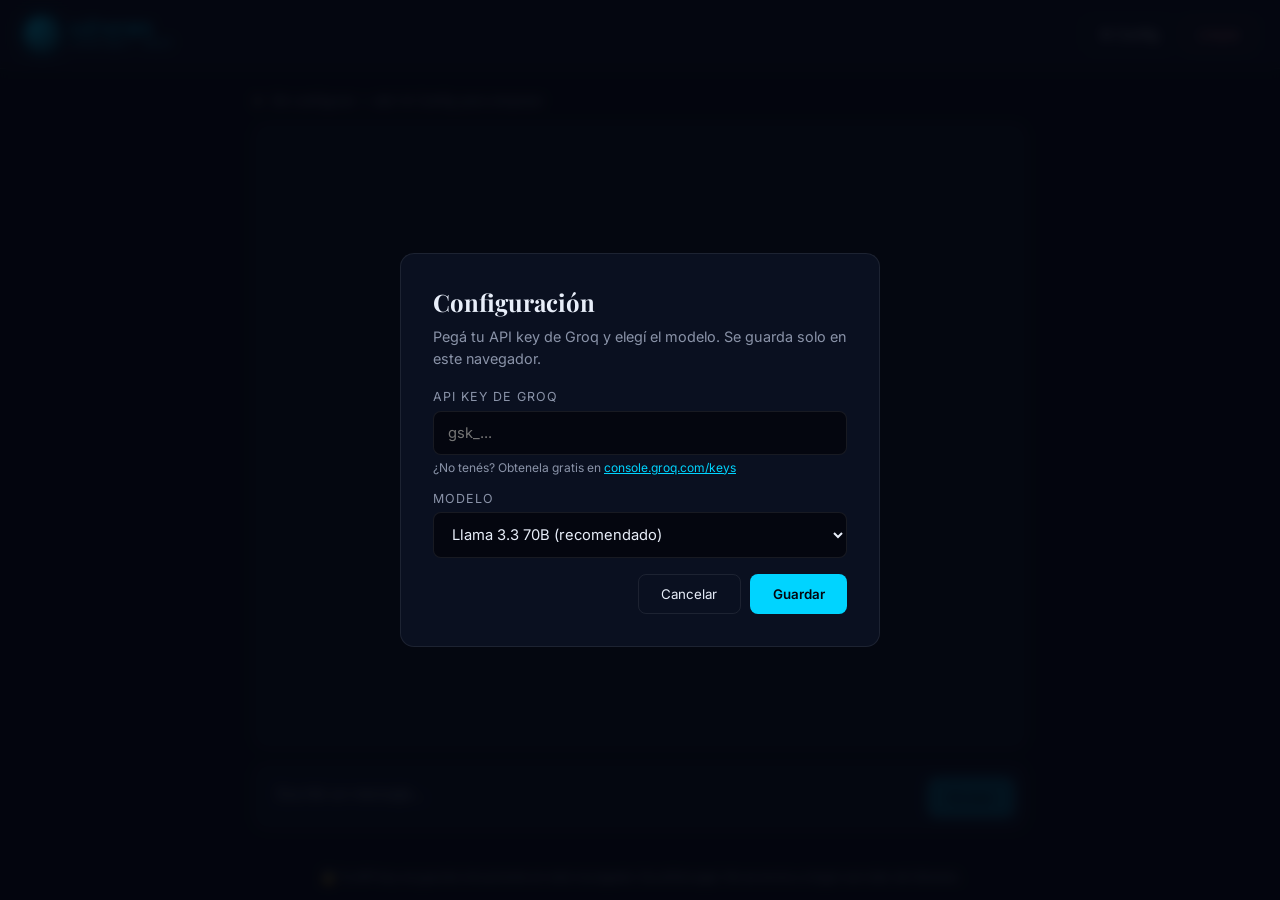
<file: chatbot-test/index.html>
<!DOCTYPE html>
<html lang="es">
<head>
  <meta charset="UTF-8" />
  <meta name="viewport" content="width=device-width, initial-scale=1.0" />
  <title>Génesis · Chatbot Test (Groq)</title>
  <link rel="icon" type="image/png" href="/assets/favicon.png" />
  <link rel="preconnect" href="https://fonts.googleapis.com" />
  <link rel="preconnect" href="https://fonts.gstatic.com" crossorigin />
  <link href="https://fonts.googleapis.com/css2?family=Inter:wght@300;400;500;600;700&family=Playfair+Display:wght@500;600&display=swap" rel="stylesheet" />
  <style>
    *, *::before, *::after { box-sizing: border-box; margin: 0; padding: 0; }
    :root {
      --bg:    #04060f;
      --panel: #0a1020;
      --line:  rgba(255,255,255,0.08);
      --ink:   #e8eef9;
      --muted: #8a93a8;
      --cyan:  #00D4FF;
      --cyan-dim: rgba(0,212,255,0.15);
      --user:  #1a2540;
      --bot:   #0e1628;
      --radius: 14px;
      --transition: 0.3s cubic-bezier(0.4,0,0.2,1);
    }
    body {
      font-family: 'Inter', sans-serif;
      background: var(--bg);
      color: var(--ink);
      min-height: 100vh;
      display: flex;
      flex-direction: column;
      -webkit-font-smoothing: antialiased;
    }
    a { color: var(--cyan); }

    /* ─── Top bar ───────────────────────────────────── */
    .topbar {
      display: flex; align-items: center; justify-content: space-between;
      padding: 1rem 1.5rem;
      border-bottom: 1px solid var(--line);
      background: rgba(10,16,32,0.8);
      backdrop-filter: blur(10px);
    }
    .brand {
      display: flex; align-items: center; gap: 0.75rem;
      text-decoration: none;
    }
    .brand-mark {
      width: 36px; height: 36px;
      border-radius: 50%;
      background: radial-gradient(circle at 30% 30%, var(--cyan), #003040);
      box-shadow: 0 0 18px rgba(0,212,255,0.4);
    }
    .brand-text { display: flex; flex-direction: column; line-height: 1; }
    .brand-text strong { font-family: 'Playfair Display', serif; font-size: 1.1rem; letter-spacing: 0.05em; }
    .brand-text small { font-size: 0.62rem; letter-spacing: 0.25em; color: var(--cyan); text-transform: uppercase; margin-top: 3px; }
    .top-actions { display: flex; align-items: center; gap: 0.5rem; }
    .top-btn {
      padding: 0.5rem 0.9rem;
      background: transparent;
      border: 1px solid var(--line);
      color: var(--ink);
      border-radius: 8px;
      font-family: inherit;
      font-size: 0.82rem;
      cursor: pointer;
      transition: var(--transition);
    }
    .top-btn:hover { border-color: var(--cyan); color: var(--cyan); }
    .top-btn.alert { border-color: rgba(255,90,90,0.4); color: #ff8585; }

    /* ─── Layout ───────────────────────────────────── */
    .stage {
      flex-grow: 1;
      display: flex; flex-direction: column;
      max-width: 820px; width: 100%;
      margin: 0 auto;
      padding: 1.5rem;
      gap: 1rem;
    }
    .status-bar {
      display: flex; align-items: center; gap: 0.6rem;
      font-size: 0.78rem; color: var(--muted);
    }
    .dot { width: 8px; height: 8px; border-radius: 50%; background: #555; }
    .dot.live { background: #2ee080; box-shadow: 0 0 10px rgba(46,224,128,0.6); }

    /* ─── Chat area ────────────────────────────────── */
    .chat {
      flex-grow: 1;
      background: var(--panel);
      border: 1px solid var(--line);
      border-radius: var(--radius);
      padding: 1.5rem;
      overflow-y: auto;
      display: flex; flex-direction: column;
      gap: 1rem;
      min-height: 400px;
    }
    .msg {
      display: flex; gap: 0.75rem;
      animation: slide 0.4s ease;
    }
    @keyframes slide {
      from { opacity: 0; transform: translateY(8px); }
      to   { opacity: 1; transform: translateY(0); }
    }
    .msg-avatar {
      width: 32px; height: 32px;
      border-radius: 50%;
      flex-shrink: 0;
      display: flex; align-items: center; justify-content: center;
      font-size: 0.7rem; font-weight: 600;
    }
    .msg.user .msg-avatar {
      background: var(--user);
      color: var(--cyan);
    }
    .msg.bot .msg-avatar {
      background: radial-gradient(circle at 30% 30%, var(--cyan), #003040);
      color: var(--bg);
    }
    .msg-body {
      background: var(--bot);
      padding: 0.8rem 1rem;
      border-radius: 12px;
      border-top-left-radius: 4px;
      max-width: 80%;
      font-size: 0.92rem;
      line-height: 1.55;
      white-space: pre-wrap;
      word-wrap: break-word;
    }
    .msg.user { flex-direction: row-reverse; }
    .msg.user .msg-body {
      background: var(--user);
      border-top-left-radius: 12px;
      border-top-right-radius: 4px;
    }
    .typing {
      display: inline-flex; gap: 4px; align-items: center;
    }
    .typing span {
      width: 6px; height: 6px;
      background: var(--cyan);
      border-radius: 50%;
      animation: pulse-dot 1.2s infinite ease-in-out;
    }
    .typing span:nth-child(2) { animation-delay: 0.2s; }
    .typing span:nth-child(3) { animation-delay: 0.4s; }
    @keyframes pulse-dot {
      0%, 80%, 100% { opacity: 0.3; transform: scale(0.9); }
      40%           { opacity: 1;   transform: scale(1.2); }
    }
    .meta {
      font-size: 0.68rem;
      color: var(--muted);
      margin-top: 0.3rem;
    }

    /* ─── Composer ─────────────────────────────────── */
    .composer {
      display: flex; gap: 0.6rem;
      background: var(--panel);
      border: 1px solid var(--line);
      border-radius: var(--radius);
      padding: 0.6rem;
    }
    .composer textarea {
      flex-grow: 1;
      background: transparent;
      border: none;
      color: var(--ink);
      font-family: inherit;
      font-size: 0.95rem;
      resize: none;
      padding: 0.6rem 0.8rem;
      min-height: 44px;
      max-height: 160px;
      outline: none;
    }
    .composer textarea::placeholder { color: var(--muted); }
    .send-btn {
      align-self: flex-end;
      padding: 0.75rem 1.4rem;
      background: var(--cyan);
      color: var(--bg);
      border: none;
      border-radius: 10px;
      font-family: inherit;
      font-weight: 600;
      font-size: 0.9rem;
      cursor: pointer;
      transition: var(--transition);
    }
    .send-btn:hover:not(:disabled) { transform: translateY(-1px); box-shadow: 0 6px 20px rgba(0,212,255,0.3); }
    .send-btn:disabled { opacity: 0.4; cursor: not-allowed; }

    /* ─── Modal ───────────────────────────────────── */
    .modal-bg {
      position: fixed; inset: 0;
      background: rgba(4,6,15,0.85);
      backdrop-filter: blur(6px);
      display: flex; align-items: center; justify-content: center;
      padding: 1.5rem;
      z-index: 100;
    }
    .modal-bg.hidden { display: none; }
    .modal {
      background: var(--panel);
      border: 1px solid var(--line);
      border-radius: var(--radius);
      padding: 2rem;
      max-width: 480px; width: 100%;
    }
    .modal h2 {
      font-family: 'Playfair Display', serif;
      font-size: 1.5rem;
      margin-bottom: 0.5rem;
    }
    .modal p { color: var(--muted); font-size: 0.9rem; margin-bottom: 1.2rem; line-height: 1.55; }
    .modal label { display: block; font-size: 0.78rem; color: var(--muted); margin-bottom: 0.4rem; letter-spacing: 0.08em; text-transform: uppercase; }
    .modal input, .modal select {
      width: 100%;
      padding: 0.75rem 0.9rem;
      background: var(--bg);
      border: 1px solid var(--line);
      border-radius: 8px;
      color: var(--ink);
      font-family: inherit;
      font-size: 0.92rem;
      margin-bottom: 1rem;
    }
    .modal input:focus, .modal select:focus { outline: none; border-color: var(--cyan); }
    .modal small.help { display: block; font-size: 0.75rem; color: var(--muted); margin-top: -0.7rem; margin-bottom: 1rem; }
    .modal small.help a { text-decoration: underline; }
    .modal-actions { display: flex; gap: 0.6rem; justify-content: flex-end; }
    .btn-prim {
      background: var(--cyan);
      color: var(--bg);
      border: none;
      padding: 0.7rem 1.4rem;
      border-radius: 8px;
      font-weight: 600;
      cursor: pointer;
      font-family: inherit;
    }
    .btn-ghost {
      background: transparent;
      color: var(--ink);
      border: 1px solid var(--line);
      padding: 0.7rem 1.4rem;
      border-radius: 8px;
      cursor: pointer;
      font-family: inherit;
    }

    .footer-note {
      text-align: center;
      font-size: 0.75rem;
      color: var(--muted);
      padding: 1rem;
    }

    @media (max-width: 600px) {
      .stage { padding: 1rem; }
      .msg-body { max-width: 90%; }
    }
  </style>
</head>
<body>

  <!-- ─── Topbar ───────────────────────────────────── -->
  <div class="topbar">
    <a href="https://genesis.com.py" class="brand">
      <div class="brand-mark"></div>
      <div class="brand-text">
        <strong>GÉNESIS</strong>
        <small>Chatbot Test</small>
      </div>
    </a>
    <div class="top-actions">
      <button class="top-btn" id="btn-config">⚙ Config</button>
      <button class="top-btn alert" id="btn-clear">Limpiar</button>
    </div>
  </div>

  <!-- ─── Stage ───────────────────────────────────── -->
  <div class="stage">
    <div class="status-bar">
      <div class="dot" id="status-dot"></div>
      <span id="status-text">Sin configurar — abrí ⚙ Config para empezar</span>
      <span style="margin-left:auto;" id="model-tag"></span>
    </div>

    <div class="chat" id="chat"></div>

    <div class="composer">
      <textarea id="input" placeholder="Escribí un mensaje..." rows="1"></textarea>
      <button class="send-btn" id="send" disabled>Enviar</button>
    </div>
  </div>

  <div class="footer-note">
    🔒 Tu API key se guarda únicamente en este navegador (localStorage). No se envía a ningún servidor de Génesis.
  </div>

  <!-- ─── Config Modal ─────────────────────────────── -->
  <div class="modal-bg" id="modal-bg">
    <div class="modal">
      <h2>Configuración</h2>
      <p>Pegá tu API key de Groq y elegí el modelo. Se guarda solo en este navegador.</p>

      <label for="cfg-key">API Key de Groq</label>
      <input type="password" id="cfg-key" placeholder="gsk_..." />
      <small class="help">¿No tenés? Obtenela gratis en <a href="https://console.groq.com/keys" target="_blank">console.groq.com/keys</a></small>

      <label for="cfg-model">Modelo</label>
      <select id="cfg-model">
        <option value="llama-3.3-70b-versatile">Llama 3.3 70B (recomendado)</option>
        <option value="llama-3.1-8b-instant">Llama 3.1 8B (más rápido)</option>
        <option value="mixtral-8x7b-32768">Mixtral 8x7B</option>
        <option value="gemma2-9b-it">Gemma 2 9B</option>
      </select>

      <div class="modal-actions">
        <button class="btn-ghost" id="cfg-cancel">Cancelar</button>
        <button class="btn-prim" id="cfg-save">Guardar</button>
      </div>
    </div>
  </div>

  <script>
    /* ═════ System Prompt — ATC Génesis ═════ */
    const SYSTEM_PROMPT = `Sos el asistente virtual de atención al cliente de Génesis Development Service, una empresa paraguaya de desarrollo web fundada por Junior Arrieta.

INFORMACIÓN DE LA EMPRESA:
- Nombre: Génesis Development Service
- Ubicación: Paraguay (atención remota a todo el país)
- Sitio web: genesis.com.py
- Email: genesisdevelopmentpy@gmail.com
- WhatsApp: +595 981 118 297
- Fundador: Junior Arrieta

SERVICIOS QUE OFRECEMOS:
1. **Páginas web profesionales** — Landing pages, sitios corporativos, portafolios
2. **E-commerce** — Tiendas online con pasarela de pago y gestión de inventario
3. **Aplicaciones web a medida** — Sistemas de reservas, paneles administrativos, CRMs
4. **Diseño UI/UX** — Identidad visual, prototipos, experiencia de usuario
5. **Mantenimiento y soporte** — Actualizaciones, mejoras y optimización SEO

PROYECTOS REALIZADOS:
- Alexia Beauty Home Studio (alexia-home-studio.vercel.app) — Sitio elegante para estudio de belleza con reservas online

FORMAS DE PAGO:
- Transferencia bancaria (Paraguay)
- Efectivo / divisa local

TU PERSONALIDAD Y ESTILO:
- Hablás en español paraguayo natural (usá "vos", no "tú")
- MUY BREVE: máximo 1-2 oraciones por respuesta. Nunca pasar de 40 palabras
- Una sola idea por mensaje. Si hay varios temas, abordá uno y preguntá si quiere saber más
- Nada de listas largas, nada de explicaciones extensas, nada de saludos repetidos
- Directo al punto, sin relleno
- Si te preguntan algo específico que no sabés o piden cotización, derivá al WhatsApp +595 981 118 297 en una frase
- No inventes precios

OBJETIVO: Resolver dudas en pocas palabras y derivar leads al WhatsApp del equipo.`;

    /* ═════ State ═════ */
    let cfg = JSON.parse(localStorage.getItem('genesis-bot-cfg') || '{}');
    let messages = [];

    const $ = id => document.getElementById(id);
    const chat = $('chat');
    const input = $('input');
    const send = $('send');

    /* ═════ Modal ═════ */
    function openModal() {
      $('cfg-key').value = cfg.key || '';
      $('cfg-model').value = cfg.model || 'llama-3.3-70b-versatile';
      $('modal-bg').classList.remove('hidden');
    }
    function closeModal() { $('modal-bg').classList.add('hidden'); }
    $('btn-config').onclick = openModal;
    $('cfg-cancel').onclick = closeModal;
    $('cfg-save').onclick = () => {
      cfg = {
        key: $('cfg-key').value.trim(),
        model: $('cfg-model').value
      };
      localStorage.setItem('genesis-bot-cfg', JSON.stringify(cfg));
      closeModal();
      updateStatus();
      if (cfg.key && messages.length === 0) greet();
    };

    /* ═════ Status ═════ */
    function updateStatus() {
      const ok = !!cfg.key;
      $('status-dot').classList.toggle('live', ok);
      $('status-text').textContent = ok
        ? 'Conectado a Groq'
        : 'Sin configurar — abrí ⚙ Config para empezar';
      $('model-tag').textContent = ok ? cfg.model : '';
      send.disabled = !ok;
      input.disabled = !ok;
    }

    /* ═════ Rendering ═════ */
    function addMsg(role, text, isTyping = false) {
      const div = document.createElement('div');
      div.className = `msg ${role}`;
      const avatar = role === 'user' ? 'VOS' : 'G';
      const body = isTyping
        ? '<div class="typing"><span></span><span></span><span></span></div>'
        : escapeHtml(text);
      div.innerHTML = `
        <div class="msg-avatar">${avatar}</div>
        <div>
          <div class="msg-body">${body}</div>
          ${isTyping ? '' : `<div class="meta">${new Date().toLocaleTimeString('es', { hour: '2-digit', minute: '2-digit' })}</div>`}
        </div>
      `;
      chat.appendChild(div);
      chat.scrollTop = chat.scrollHeight;
      return div;
    }
    function escapeHtml(s) {
      return s.replace(/&/g, '&amp;').replace(/</g, '&lt;').replace(/>/g, '&gt;');
    }

    function greet() {
      chat.innerHTML = '';
      messages = [];
      addMsg('bot', '¡Hola! Soy el asistente de Génesis. ¿En qué te ayudo?');
    }

    $('btn-clear').onclick = () => { if (cfg.key) greet(); else { chat.innerHTML = ''; messages = []; } };

    /* ═════ Groq call ═════ */
    async function ask(userText) {
      messages.push({ role: 'user', content: userText });

      const typing = addMsg('bot', '', true);

      try {
        const res = await fetch('https://api.groq.com/openai/v1/chat/completions', {
          method: 'POST',
          headers: {
            'Authorization': `Bearer ${cfg.key}`,
            'Content-Type': 'application/json'
          },
          body: JSON.stringify({
            model: cfg.model,
            messages: [
              { role: 'system', content: SYSTEM_PROMPT },
              ...messages
            ],
            temperature: 0.5,
            max_tokens: 120
          })
        });

        if (!res.ok) {
          const err = await res.json().catch(() => ({}));
          throw new Error(err.error?.message || `HTTP ${res.status}`);
        }

        const data = await res.json();
        const reply = data.choices?.[0]?.message?.content || '(sin respuesta)';
        messages.push({ role: 'assistant', content: reply });

        typing.remove();
        addMsg('bot', reply);
      } catch (e) {
        typing.remove();
        addMsg('bot', `⚠ Error: ${e.message}\n\nVerificá tu API key en ⚙ Config.`);
      }
    }

    /* ═════ Composer ═════ */
    input.addEventListener('input', () => {
      input.style.height = 'auto';
      input.style.height = Math.min(input.scrollHeight, 160) + 'px';
    });
    input.addEventListener('keydown', e => {
      if (e.key === 'Enter' && !e.shiftKey) {
        e.preventDefault();
        sendMessage();
      }
    });
    send.onclick = sendMessage;

    function sendMessage() {
      const text = input.value.trim();
      if (!text || !cfg.key) return;
      addMsg('user', text);
      input.value = '';
      input.style.height = 'auto';
      ask(text);
    }

    /* ═════ Init ═════ */
    updateStatus();
    if (cfg.key) greet();
    else openModal();
  </script>
</body>
</html>
</file>
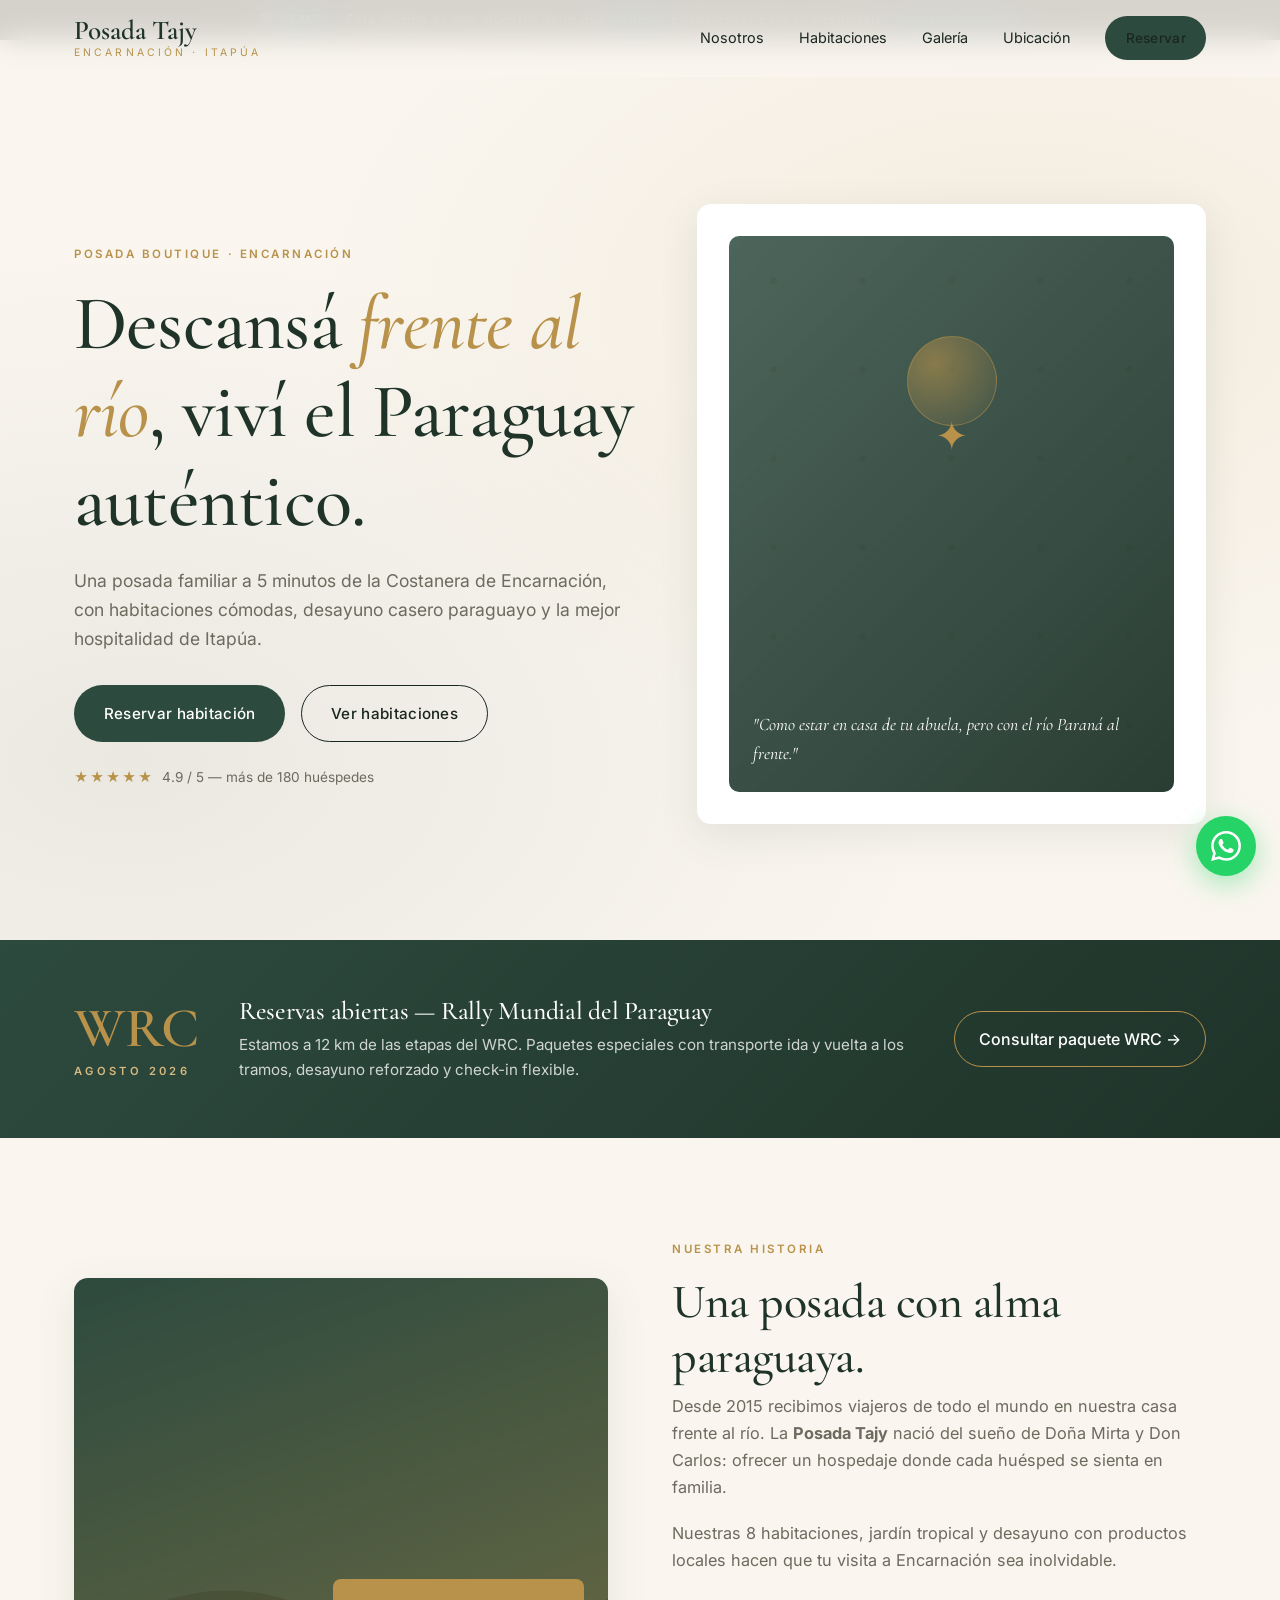
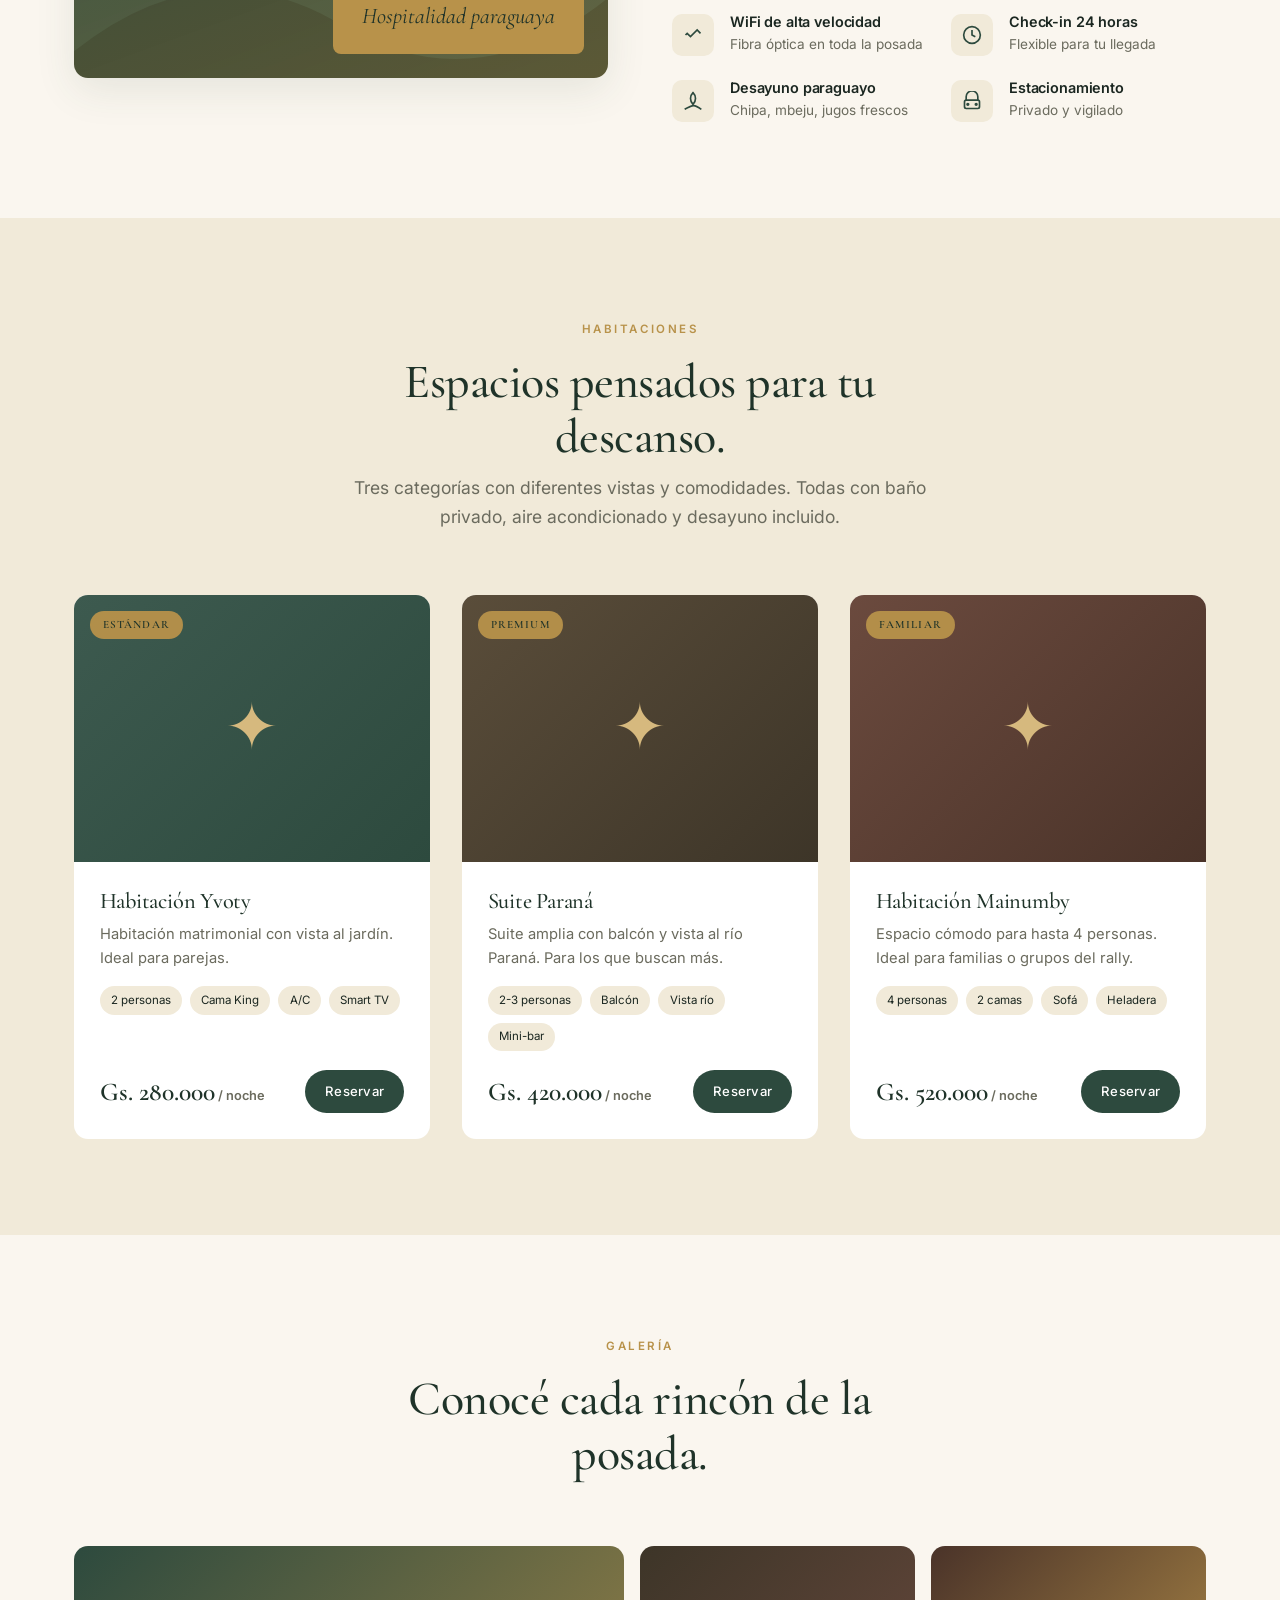
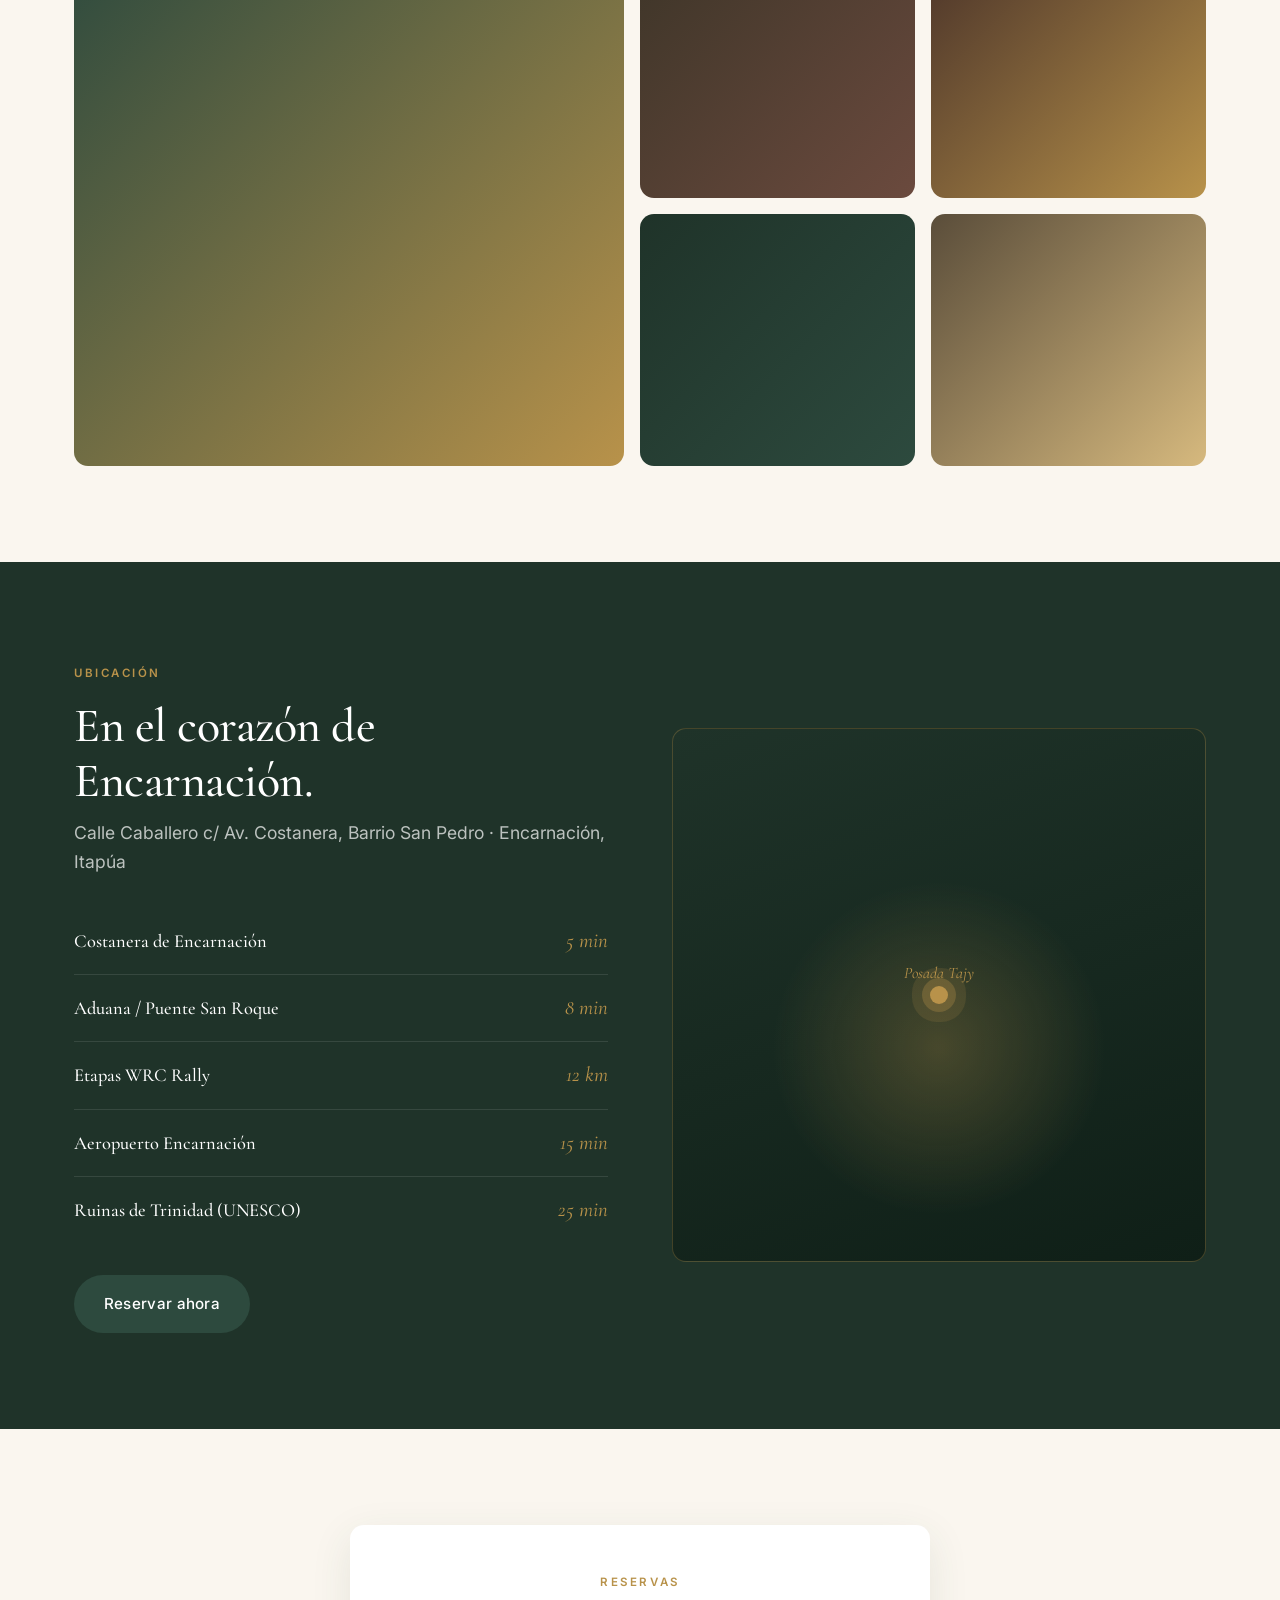
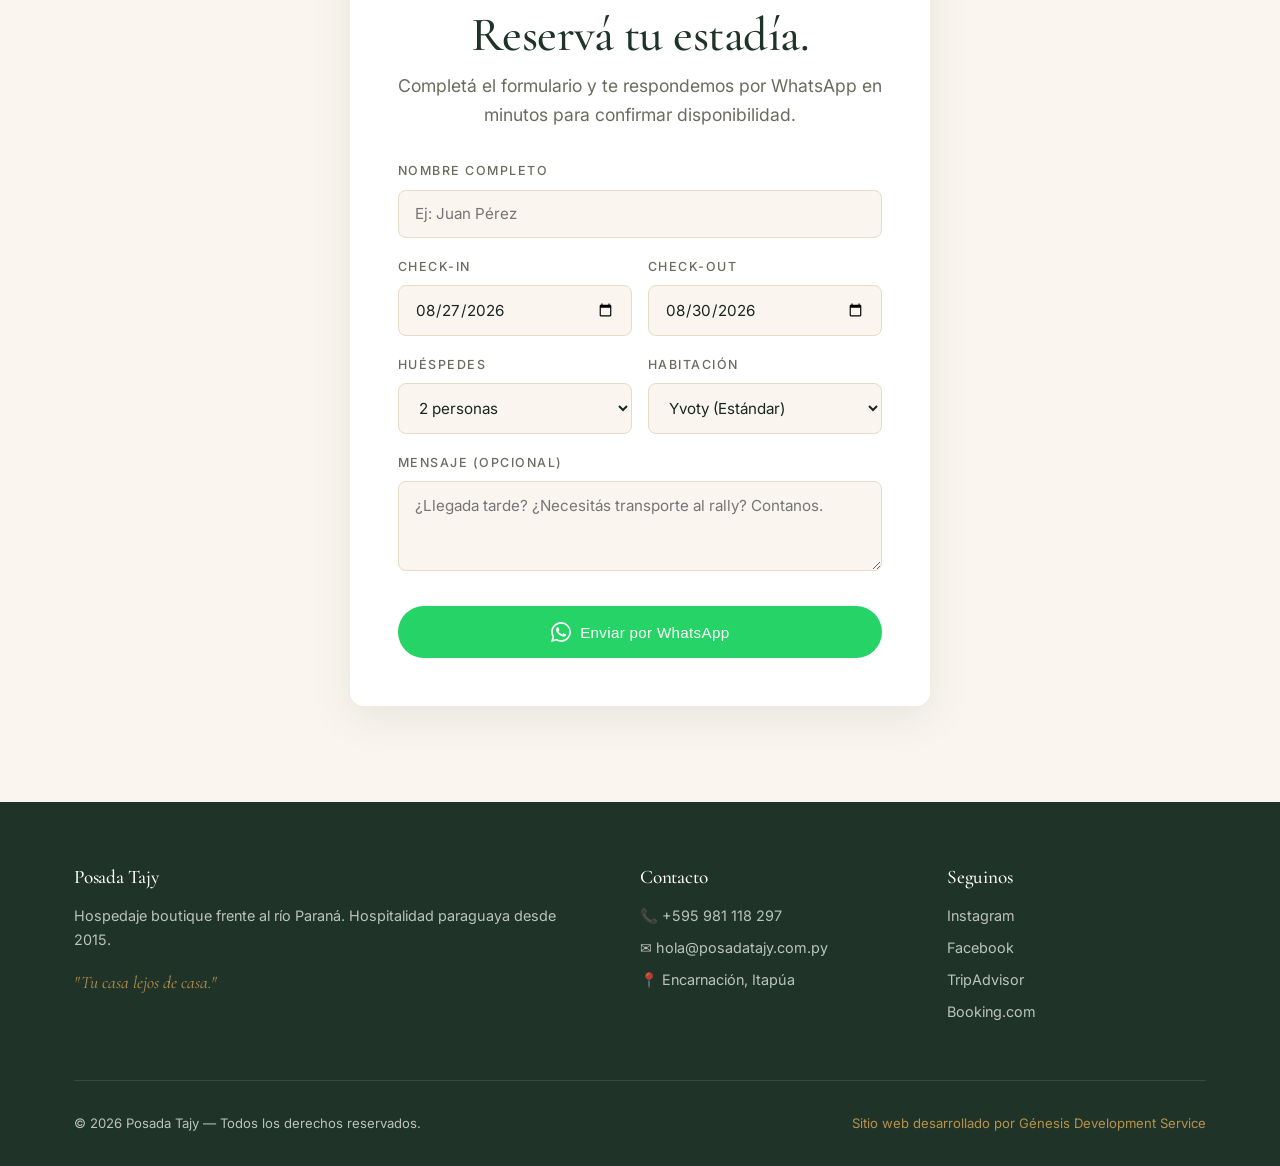
<file: demo-hotel/index.html>
<!DOCTYPE html>
<html lang="es">
<head>
  <meta charset="UTF-8" />
  <meta name="viewport" content="width=device-width, initial-scale=1.0" />
  <title>Posada Tajy — Encarnación | Hospedaje frente al Paraná</title>
  <meta name="description" content="Posada Tajy en Encarnación: hospedaje familiar a 5 minutos de la Costanera y de las etapas del WRC Rally del Paraguay 2026. Reservas vía WhatsApp." />

  <link rel="preconnect" href="https://fonts.googleapis.com" />
  <link rel="preconnect" href="https://fonts.gstatic.com" crossorigin />
  <link href="https://fonts.googleapis.com/css2?family=Cormorant+Garamond:wght@400;500;600;700&family=Inter:wght@300;400;500;600&display=swap" rel="stylesheet" />

  <style>
    /* ─── Reset ───────────────────────────────────────────── */
    *, *::before, *::after { box-sizing: border-box; margin: 0; padding: 0; }

    :root {
      --bg:        #faf6ef;
      --bg-alt:    #f1ead9;
      --ink:       #1a2620;
      --muted:     #6b6b5e;
      --forest:    #2d4a3e;
      --forest-dk: #1f3329;
      --gold:      #b8924a;
      --gold-soft: #d6b97e;
      --line:      #e4dcc7;
      --shadow:    0 12px 40px rgba(45,74,62,0.10);
      --radius:    14px;
      --serif:     'Cormorant Garamond', Georgia, serif;
      --sans:      'Inter', sans-serif;
      --t:         0.4s cubic-bezier(0.4,0,0.2,1);
    }

    html { scroll-behavior: smooth; }
    body {
      font-family: var(--sans);
      background: var(--bg);
      color: var(--ink);
      line-height: 1.65;
      -webkit-font-smoothing: antialiased;
    }

    .wrap { max-width: 1180px; margin: 0 auto; padding: 0 1.5rem; }

    /* ─── Typography ──────────────────────────────────────── */
    h1, h2, h3, h4 {
      font-family: var(--serif);
      font-weight: 500;
      line-height: 1.15;
      color: var(--forest-dk);
      letter-spacing: -0.01em;
    }
    h1 { font-size: clamp(2.8rem, 6.5vw, 4.8rem); }
    h2 { font-size: clamp(2rem, 4vw, 3rem); margin-bottom: 0.5rem; }
    h3 { font-size: 1.45rem; margin-bottom: 0.5rem; }
    .eyebrow {
      font-family: var(--sans);
      text-transform: uppercase;
      letter-spacing: 0.22em;
      font-size: 0.72rem;
      font-weight: 600;
      color: var(--gold);
      margin-bottom: 1rem;
      display: inline-block;
    }
    .lead { font-size: 1.1rem; color: var(--muted); max-width: 60ch; }

    /* ─── Buttons ─────────────────────────────────────────── */
    .btn {
      display: inline-flex; align-items: center; gap: 0.6rem;
      padding: 0.95rem 1.8rem;
      border-radius: 999px;
      font-weight: 500;
      font-size: 0.95rem;
      letter-spacing: 0.02em;
      text-decoration: none;
      border: 1px solid transparent;
      cursor: pointer;
      transition: var(--t);
    }
    .btn-primary {
      background: var(--forest);
      color: #fff;
    }
    .btn-primary:hover { background: var(--forest-dk); transform: translateY(-2px); box-shadow: var(--shadow); }
    .btn-ghost {
      background: transparent;
      color: var(--ink);
      border-color: var(--ink);
    }
    .btn-ghost:hover { background: var(--ink); color: #fff; }
    .btn-wa {
      background: #25D366;
      color: #fff;
    }
    .btn-wa:hover { background: #1ebe5b; }

    /* ─── Nav ─────────────────────────────────────────────── */
    .nav {
      position: fixed; top: 0; left: 0; right: 0;
      z-index: 50;
      padding: 1rem 0;
      backdrop-filter: blur(14px);
      background: rgba(250,246,239,0.85);
      border-bottom: 1px solid transparent;
      transition: var(--t);
    }
    .nav.scrolled { border-bottom-color: var(--line); }
    .nav-inner { display: flex; align-items: center; justify-content: space-between; }
    .brand { display: flex; flex-direction: column; line-height: 1; }
    .brand-name { font-family: var(--serif); font-size: 1.7rem; font-weight: 600; color: var(--forest-dk); }
    .brand-sub  { font-size: 0.65rem; letter-spacing: 0.3em; text-transform: uppercase; color: var(--gold); margin-top: 4px; }
    .nav-links { display: flex; gap: 2.2rem; align-items: center; }
    .nav-links a {
      color: var(--ink); text-decoration: none; font-size: 0.9rem;
      transition: color var(--t);
    }
    .nav-links a:hover { color: var(--gold); }
    .nav-burger { display: none; background: none; border: none; cursor: pointer; padding: 6px; }
    .nav-burger span { display: block; width: 24px; height: 2px; background: var(--ink); margin: 5px 0; }

    @media (max-width: 820px) {
      .nav-links { display: none; }
      .nav-links.open {
        display: flex; flex-direction: column;
        position: absolute; top: 100%; left: 0; right: 0;
        background: var(--bg);
        padding: 1.5rem;
        border-top: 1px solid var(--line);
        gap: 1rem;
      }
      .nav-burger { display: block; }
    }

    /* ─── Hero ────────────────────────────────────────────── */
    .hero {
      min-height: 100vh;
      display: flex; align-items: center;
      padding: 7rem 0 4rem;
      position: relative;
      overflow: hidden;
    }
    .hero::before {
      content: '';
      position: absolute; inset: 0;
      background:
        radial-gradient(ellipse at 80% 30%, rgba(184,146,74,0.10), transparent 50%),
        radial-gradient(ellipse at 10% 80%, rgba(45,74,62,0.08), transparent 50%);
      z-index: 0;
    }
    .hero-grid {
      display: grid;
      grid-template-columns: 1.1fr 1fr;
      gap: 4rem;
      align-items: center;
      position: relative; z-index: 1;
    }
    @media (max-width: 900px) { .hero-grid { grid-template-columns: 1fr; gap: 2.5rem; } }
    .hero-text h1 { margin-bottom: 1.3rem; }
    .hero-text h1 em { font-style: italic; color: var(--gold); }
    .hero-text .lead { margin-bottom: 2rem; }
    .hero-actions { display: flex; gap: 1rem; flex-wrap: wrap; }

    .hero-card {
      background: #fff;
      border-radius: var(--radius);
      box-shadow: var(--shadow);
      padding: 2rem;
      position: relative;
    }
    .hero-card-img {
      width: 100%; aspect-ratio: 4/5;
      border-radius: 10px;
      background:
        linear-gradient(135deg, rgba(45,74,62,0.85), rgba(31,51,41,0.95)),
        url("data:image/svg+xml;utf8,<svg xmlns='http://www.w3.org/2000/svg' viewBox='0 0 200 250'><defs><pattern id='p' width='40' height='40' patternUnits='userSpaceOnUse'><circle cx='20' cy='20' r='1.5' fill='%23b8924a' opacity='0.3'/></pattern></defs><rect width='200' height='250' fill='url(%23p)'/></svg>");
      position: relative;
      overflow: hidden;
      display: flex; align-items: flex-end; padding: 1.5rem;
      color: #fff;
    }
    .hero-card-img::before {
      content: '';
      position: absolute; top: 18%; left: 50%; transform: translateX(-50%);
      width: 90px; height: 90px;
      border-radius: 50%;
      border: 1px solid rgba(184,146,74,0.5);
      background:
        radial-gradient(circle at 30% 30%, rgba(184,146,74,0.6), rgba(184,146,74,0));
    }
    .hero-card-img::after {
      content: '✦';
      position: absolute; top: 30%; left: 50%; transform: translateX(-50%);
      font-size: 2.5rem; color: var(--gold);
    }
    .hero-card-cap { font-family: var(--serif); font-style: italic; font-size: 1.1rem; }

    .hero-rating {
      display: flex; align-items: center; gap: 0.5rem;
      margin-top: 1.5rem;
      font-size: 0.85rem; color: var(--muted);
    }
    .stars { color: var(--gold); letter-spacing: 2px; }

    /* ─── WRC Banner ──────────────────────────────────────── */
    .wrc-banner {
      background: linear-gradient(135deg, var(--forest), var(--forest-dk));
      color: #fff;
      padding: 3.5rem 0;
      margin: 0;
    }
    .wrc-grid {
      display: grid;
      grid-template-columns: auto 1fr auto;
      gap: 2.5rem;
      align-items: center;
    }
    @media (max-width: 820px) {
      .wrc-grid { grid-template-columns: 1fr; text-align: center; gap: 1.5rem; }
    }
    .wrc-badge {
      font-family: var(--serif);
      font-size: 3.5rem;
      font-weight: 600;
      color: var(--gold);
      line-height: 1;
    }
    .wrc-badge span { display: block; font-size: 0.7rem; font-family: var(--sans); letter-spacing: 0.3em; text-transform: uppercase; color: var(--gold-soft); margin-top: 0.6rem; }
    .wrc-text h3 { color: #fff; font-size: 1.6rem; margin-bottom: 0.4rem; }
    .wrc-text p { color: rgba(255,255,255,0.78); font-size: 0.95rem; }
    .wrc-cta { color: #fff; text-decoration: none; font-weight: 500; padding: 0.85rem 1.5rem; border: 1px solid var(--gold); border-radius: 999px; transition: var(--t); white-space: nowrap; }
    .wrc-cta:hover { background: var(--gold); color: var(--forest-dk); }

    /* ─── Sections ────────────────────────────────────────── */
    section { padding: 6rem 0; }
    @media (max-width: 700px) { section { padding: 4rem 0; } }

    .section-head { text-align: center; margin-bottom: 4rem; max-width: 60ch; margin-left: auto; margin-right: auto; }
    .section-head .lead { margin: 0 auto; }

    /* ─── About ───────────────────────────────────────────── */
    .about-grid { display: grid; grid-template-columns: 1fr 1fr; gap: 4rem; align-items: center; }
    @media (max-width: 820px) { .about-grid { grid-template-columns: 1fr; gap: 2rem; } }
    .about-img {
      aspect-ratio: 4/3;
      border-radius: var(--radius);
      background:
        linear-gradient(160deg, rgba(45,74,62,0.7), rgba(184,146,74,0.4)),
        url("data:image/svg+xml;utf8,<svg xmlns='http://www.w3.org/2000/svg' viewBox='0 0 100 100'><rect width='100' height='100' fill='%232d4a3e'/><path d='M0 70 Q25 50 50 65 T100 60 L100 100 L0 100 Z' fill='%231f3329'/></svg>");
      background-size: cover;
      position: relative;
      box-shadow: var(--shadow);
    }
    .about-img::after {
      content: '';
      position: absolute; bottom: 1.5rem; right: 1.5rem;
      background: var(--gold);
      color: var(--forest-dk);
      padding: 1.2rem 1.8rem;
      border-radius: 8px;
      font-family: var(--serif);
      font-size: 1.4rem;
      font-style: italic;
      content: 'Hospitalidad paraguaya';
    }
    .about-text p { color: var(--muted); margin-bottom: 1.2rem; font-size: 1.02rem; }

    .features { display: grid; grid-template-columns: 1fr 1fr; gap: 1.5rem; margin-top: 2.5rem; }
    .feature { display: flex; gap: 1rem; align-items: flex-start; }
    .feature-icon {
      width: 42px; height: 42px;
      border-radius: 10px;
      background: var(--bg-alt);
      display: flex; align-items: center; justify-content: center;
      color: var(--forest);
      flex-shrink: 0;
    }
    .feature h4 { font-family: var(--sans); font-size: 0.9rem; font-weight: 600; color: var(--ink); margin-bottom: 0.15rem; }
    .feature p { font-size: 0.85rem; color: var(--muted); margin: 0; }

    /* ─── Rooms ───────────────────────────────────────────── */
    #rooms { background: var(--bg-alt); }
    .rooms-grid { display: grid; grid-template-columns: repeat(3, 1fr); gap: 2rem; }
    @media (max-width: 900px) { .rooms-grid { grid-template-columns: 1fr; } }
    .room {
      background: #fff;
      border-radius: var(--radius);
      overflow: hidden;
      transition: var(--t);
      display: flex; flex-direction: column;
    }
    .room:hover { transform: translateY(-6px); box-shadow: var(--shadow); }
    .room-img {
      aspect-ratio: 4/3;
      background: linear-gradient(135deg, var(--forest), var(--forest-dk));
      position: relative;
      display: flex; align-items: center; justify-content: center;
      color: var(--gold-soft);
      font-family: var(--serif);
      font-size: 4rem;
    }
    .room-img.r1 { background: linear-gradient(135deg, #3d5a4f, #2d4a3e); }
    .room-img.r2 { background: linear-gradient(135deg, #5a4d3a, #3d3528); }
    .room-img.r3 { background: linear-gradient(135deg, #6b4a3e, #4a3329); }
    .room-tag {
      position: absolute; top: 1rem; left: 1rem;
      background: rgba(184,146,74,0.95);
      color: var(--forest-dk);
      padding: 0.3rem 0.8rem;
      border-radius: 999px;
      font-size: 0.7rem;
      font-weight: 600;
      letter-spacing: 0.1em;
      text-transform: uppercase;
    }
    .room-body { padding: 1.6rem; flex-grow: 1; display: flex; flex-direction: column; }
    .room h3 { font-size: 1.4rem; }
    .room-amenities {
      display: flex; flex-wrap: wrap; gap: 0.5rem;
      margin: 1rem 0 1.2rem;
    }
    .amenity {
      font-size: 0.72rem;
      padding: 0.3rem 0.7rem;
      background: var(--bg-alt);
      border-radius: 999px;
      color: var(--ink);
    }
    .room-foot { display: flex; align-items: center; justify-content: space-between; margin-top: auto; }
    .price { font-family: var(--serif); font-size: 1.6rem; color: var(--forest-dk); font-weight: 600; }
    .price span { font-size: 0.8rem; color: var(--muted); font-family: var(--sans); }
    .room-foot .btn { padding: 0.6rem 1.2rem; font-size: 0.82rem; }

    /* ─── Gallery ─────────────────────────────────────────── */
    .gallery-grid {
      display: grid;
      grid-template-columns: 2fr 1fr 1fr;
      grid-template-rows: 1fr 1fr;
      gap: 1rem;
      height: 520px;
    }
    @media (max-width: 700px) {
      .gallery-grid { grid-template-columns: 1fr 1fr; height: auto; grid-template-rows: 160px 160px 160px; }
      .gallery-item:first-child { grid-column: span 2; }
    }
    .gallery-item {
      border-radius: var(--radius);
      overflow: hidden;
      position: relative;
    }
    .gallery-item:first-child { grid-row: span 2; }
    .gallery-item div {
      width: 100%; height: 100%;
      background-size: cover;
      background-position: center;
      transition: transform 0.6s;
    }
    .gallery-item:hover div { transform: scale(1.05); }
    .g1 div { background: linear-gradient(135deg, #2d4a3e, #b8924a); }
    .g2 div { background: linear-gradient(135deg, #3d3528, #6b4a3e); }
    .g3 div { background: linear-gradient(135deg, #4a3329, #b8924a); }
    .g4 div { background: linear-gradient(135deg, #1f3329, #2d4a3e); }
    .g5 div { background: linear-gradient(135deg, #5a4d3a, #d6b97e); }

    /* ─── Location ────────────────────────────────────────── */
    #location { background: var(--forest-dk); color: #fff; }
    #location h2 { color: #fff; }
    #location .lead { color: rgba(255,255,255,0.7); }
    .loc-grid { display: grid; grid-template-columns: 1fr 1fr; gap: 4rem; align-items: center; }
    @media (max-width: 820px) { .loc-grid { grid-template-columns: 1fr; gap: 2rem; } }
    .loc-distances { margin-top: 2rem; }
    .loc-row {
      display: flex; justify-content: space-between; align-items: center;
      padding: 1rem 0;
      border-bottom: 1px solid rgba(255,255,255,0.1);
    }
    .loc-row:last-child { border-bottom: none; }
    .loc-row strong { font-family: var(--serif); font-size: 1.15rem; font-weight: 500; color: #fff; }
    .loc-row span { font-family: var(--serif); font-size: 1.3rem; color: var(--gold); font-style: italic; }
    .loc-map {
      aspect-ratio: 1/1;
      border-radius: var(--radius);
      background:
        radial-gradient(circle at 50% 60%, rgba(184,146,74,0.3), transparent 40%),
        linear-gradient(160deg, #1f3329, #0f1f17);
      position: relative;
      border: 1px solid rgba(184,146,74,0.3);
    }
    .loc-pin {
      position: absolute; top: 50%; left: 50%;
      transform: translate(-50%, -50%);
      width: 18px; height: 18px;
      background: var(--gold);
      border-radius: 50%;
      box-shadow: 0 0 0 8px rgba(184,146,74,0.3), 0 0 0 18px rgba(184,146,74,0.15);
      animation: pulse 2s infinite;
    }
    @keyframes pulse {
      0%, 100% { box-shadow: 0 0 0 8px rgba(184,146,74,0.3), 0 0 0 18px rgba(184,146,74,0.15); }
      50%      { box-shadow: 0 0 0 14px rgba(184,146,74,0.2), 0 0 0 26px rgba(184,146,74,0.08); }
    }
    .loc-label {
      position: absolute; top: calc(50% - 35px); left: 50%;
      transform: translateX(-50%);
      font-family: var(--serif); font-style: italic; color: var(--gold);
      white-space: nowrap;
    }

    /* ─── Reservation ─────────────────────────────────────── */
    .reserve-card {
      background: #fff;
      max-width: 580px; margin: 0 auto;
      padding: 3rem;
      border-radius: var(--radius);
      box-shadow: var(--shadow);
    }
    @media (max-width: 600px) { .reserve-card { padding: 2rem; } }
    .reserve-card h2 { text-align: center; }
    .reserve-card .lead { text-align: center; margin: 0 auto 2rem; }
    .field { margin-bottom: 1.2rem; }
    .field label {
      display: block;
      font-size: 0.78rem;
      text-transform: uppercase;
      letter-spacing: 0.12em;
      color: var(--muted);
      margin-bottom: 0.5rem;
      font-weight: 500;
    }
    .field input, .field select, .field textarea {
      width: 100%;
      padding: 0.85rem 1rem;
      border: 1px solid var(--line);
      border-radius: 8px;
      background: var(--bg);
      font-family: inherit;
      font-size: 0.95rem;
      color: var(--ink);
      transition: var(--t);
    }
    .field input:focus, .field select:focus, .field textarea:focus {
      outline: none;
      border-color: var(--forest);
      background: #fff;
    }
    .field textarea { resize: vertical; min-height: 90px; }
    .field-row { display: grid; grid-template-columns: 1fr 1fr; gap: 1rem; }
    @media (max-width: 480px) { .field-row { grid-template-columns: 1fr; } }
    .reserve-submit { width: 100%; justify-content: center; margin-top: 0.5rem; }

    /* ─── Footer ──────────────────────────────────────────── */
    footer {
      background: var(--forest-dk);
      color: rgba(255,255,255,0.7);
      padding: 4rem 0 2rem;
      font-size: 0.9rem;
    }
    .foot-grid { display: grid; grid-template-columns: 2fr 1fr 1fr; gap: 3rem; margin-bottom: 3rem; }
    @media (max-width: 700px) { .foot-grid { grid-template-columns: 1fr; gap: 2rem; } }
    footer h4 { color: #fff; font-family: var(--serif); font-size: 1.2rem; margin-bottom: 1rem; }
    footer ul { list-style: none; }
    footer li { margin-bottom: 0.5rem; }
    footer a { color: rgba(255,255,255,0.7); text-decoration: none; transition: color var(--t); }
    footer a:hover { color: var(--gold); }
    .foot-bottom {
      padding-top: 2rem;
      border-top: 1px solid rgba(255,255,255,0.1);
      display: flex; justify-content: space-between; align-items: center; flex-wrap: wrap; gap: 1rem;
      font-size: 0.82rem;
    }
    .foot-bottom .powered { color: var(--gold); }
    .foot-bottom .powered a { color: var(--gold); border-bottom: 1px solid transparent; }
    .foot-bottom .powered a:hover { border-bottom-color: var(--gold); }

    /* ─── WhatsApp Float ──────────────────────────────────── */
    .wa-float {
      position: fixed; bottom: 1.5rem; right: 1.5rem;
      z-index: 40;
      width: 60px; height: 60px;
      border-radius: 50%;
      background: #25D366;
      display: flex; align-items: center; justify-content: center;
      box-shadow: 0 8px 28px rgba(37,211,102,0.4);
      transition: var(--t);
    }
    .wa-float:hover { transform: scale(1.08); }
    .wa-float svg { width: 30px; height: 30px; fill: #fff; }

    /* ─── Demo Banner ─────────────────────────────────────── */
    .demo-banner {
      background: linear-gradient(90deg, #0a0a0a, #1a1a1a);
      color: #fff;
      padding: 0.6rem 1rem;
      text-align: center;
      font-size: 0.78rem;
      letter-spacing: 0.08em;
    }
    .demo-banner strong { color: #00D4FF; }
    .demo-banner a { color: #00D4FF; text-decoration: none; border-bottom: 1px solid currentColor; margin-left: 0.5rem; }

    /* ─── Reveal animations ───────────────────────────────── */
    .reveal { opacity: 0; transform: translateY(20px); transition: opacity 0.8s, transform 0.8s; }
    .reveal.visible { opacity: 1; transform: translateY(0); }
  </style>
</head>
<body>

  <div class="demo-banner">
    🎬 <strong>DEMO</strong> — Esta página es una muestra de lo que <strong>Génesis</strong> puede crear para tu hospedaje
    <a href="https://genesis.com.py" target="_blank">genesis.com.py →</a>
  </div>

  <!-- ─── NAV ──────────────────────────────────────────── -->
  <header class="nav" id="nav">
    <div class="wrap nav-inner">
      <a href="#" class="brand" style="text-decoration:none;">
        <span class="brand-name">Posada Tajy</span>
        <span class="brand-sub">Encarnación · Itapúa</span>
      </a>
      <nav class="nav-links" id="nav-links">
        <a href="#about">Nosotros</a>
        <a href="#rooms">Habitaciones</a>
        <a href="#gallery">Galería</a>
        <a href="#location">Ubicación</a>
        <a href="#reserve" class="btn btn-primary" style="padding:0.6rem 1.2rem;font-size:0.85rem;">Reservar</a>
      </nav>
      <button class="nav-burger" id="nav-burger" aria-label="Menú">
        <span></span><span></span><span></span>
      </button>
    </div>
  </header>

  <!-- ─── HERO ─────────────────────────────────────────── -->
  <section class="hero">
    <div class="wrap hero-grid">
      <div class="hero-text">
        <span class="eyebrow">Posada boutique · Encarnación</span>
        <h1>Descansá <em>frente al río</em>, viví el Paraguay auténtico.</h1>
        <p class="lead">Una posada familiar a 5 minutos de la Costanera de Encarnación, con habitaciones cómodas, desayuno casero paraguayo y la mejor hospitalidad de Itapúa.</p>
        <div class="hero-actions">
          <a href="#reserve" class="btn btn-primary">Reservar habitación</a>
          <a href="#rooms" class="btn btn-ghost">Ver habitaciones</a>
        </div>
        <div class="hero-rating">
          <span class="stars">★★★★★</span>
          <span>4.9 / 5 — más de 180 huéspedes</span>
        </div>
      </div>

      <div class="hero-card reveal">
        <div class="hero-card-img">
          <span class="hero-card-cap">"Como estar en casa de tu abuela, pero con el río Paraná al frente."</span>
        </div>
      </div>
    </div>
  </section>

  <!-- ─── WRC BANNER ───────────────────────────────────── -->
  <section class="wrc-banner">
    <div class="wrap wrc-grid">
      <div class="wrc-badge">
        WRC
        <span>Agosto 2026</span>
      </div>
      <div class="wrc-text">
        <h3>Reservas abiertas — Rally Mundial del Paraguay</h3>
        <p>Estamos a 12 km de las etapas del WRC. Paquetes especiales con transporte ida y vuelta a los tramos, desayuno reforzado y check-in flexible.</p>
      </div>
      <a href="#reserve" class="wrc-cta">Consultar paquete WRC →</a>
    </div>
  </section>

  <!-- ─── ABOUT ────────────────────────────────────────── -->
  <section id="about">
    <div class="wrap">
      <div class="about-grid">
        <div class="about-img reveal"></div>
        <div class="about-text reveal">
          <span class="eyebrow">Nuestra historia</span>
          <h2>Una posada con alma paraguaya.</h2>
          <p>Desde 2015 recibimos viajeros de todo el mundo en nuestra casa frente al río. La <strong>Posada Tajy</strong> nació del sueño de Doña Mirta y Don Carlos: ofrecer un hospedaje donde cada huésped se sienta en familia.</p>
          <p>Nuestras 8 habitaciones, jardín tropical y desayuno con productos locales hacen que tu visita a Encarnación sea inolvidable.</p>

          <div class="features">
            <div class="feature">
              <div class="feature-icon">
                <svg width="20" height="20" viewBox="0 0 24 24" fill="none" stroke="currentColor" stroke-width="2"><path d="M3 12l2-2 4 4 8-8 4 4"/></svg>
              </div>
              <div>
                <h4>WiFi de alta velocidad</h4>
                <p>Fibra óptica en toda la posada</p>
              </div>
            </div>
            <div class="feature">
              <div class="feature-icon">
                <svg width="20" height="20" viewBox="0 0 24 24" fill="none" stroke="currentColor" stroke-width="2"><circle cx="12" cy="12" r="10"/><path d="M12 6v6l4 2"/></svg>
              </div>
              <div>
                <h4>Check-in 24 horas</h4>
                <p>Flexible para tu llegada</p>
              </div>
            </div>
            <div class="feature">
              <div class="feature-icon">
                <svg width="20" height="20" viewBox="0 0 24 24" fill="none" stroke="currentColor" stroke-width="2"><path d="M12 2C8 6 8 12 12 16c4-4 4-10 0-14z"/><path d="M2 22c10-6 12-6 20 0"/></svg>
              </div>
              <div>
                <h4>Desayuno paraguayo</h4>
                <p>Chipa, mbeju, jugos frescos</p>
              </div>
            </div>
            <div class="feature">
              <div class="feature-icon">
                <svg width="20" height="20" viewBox="0 0 24 24" fill="none" stroke="currentColor" stroke-width="2"><rect x="3" y="11" width="18" height="10" rx="2"/><circle cx="7" cy="16" r="1"/><circle cx="17" cy="16" r="1"/><path d="M5 11V7a7 7 0 0114 0v4"/></svg>
              </div>
              <div>
                <h4>Estacionamiento</h4>
                <p>Privado y vigilado</p>
              </div>
            </div>
          </div>
        </div>
      </div>
    </div>
  </section>

  <!-- ─── ROOMS ────────────────────────────────────────── -->
  <section id="rooms">
    <div class="wrap">
      <div class="section-head">
        <span class="eyebrow">Habitaciones</span>
        <h2>Espacios pensados para tu descanso.</h2>
        <p class="lead">Tres categorías con diferentes vistas y comodidades. Todas con baño privado, aire acondicionado y desayuno incluido.</p>
      </div>

      <div class="rooms-grid">
        <div class="room reveal">
          <div class="room-img r1">
            <span class="room-tag">Estándar</span>
            ✦
          </div>
          <div class="room-body">
            <h3>Habitación Yvoty</h3>
            <p style="color:var(--muted);font-size:0.92rem;">Habitación matrimonial con vista al jardín. Ideal para parejas.</p>
            <div class="room-amenities">
              <span class="amenity">2 personas</span>
              <span class="amenity">Cama King</span>
              <span class="amenity">A/C</span>
              <span class="amenity">Smart TV</span>
            </div>
            <div class="room-foot">
              <div class="price">Gs. 280.000<span> / noche</span></div>
              <a href="#reserve" class="btn btn-primary">Reservar</a>
            </div>
          </div>
        </div>

        <div class="room reveal">
          <div class="room-img r2">
            <span class="room-tag">Premium</span>
            ✦
          </div>
          <div class="room-body">
            <h3>Suite Paraná</h3>
            <p style="color:var(--muted);font-size:0.92rem;">Suite amplia con balcón y vista al río Paraná. Para los que buscan más.</p>
            <div class="room-amenities">
              <span class="amenity">2-3 personas</span>
              <span class="amenity">Balcón</span>
              <span class="amenity">Vista río</span>
              <span class="amenity">Mini-bar</span>
            </div>
            <div class="room-foot">
              <div class="price">Gs. 420.000<span> / noche</span></div>
              <a href="#reserve" class="btn btn-primary">Reservar</a>
            </div>
          </div>
        </div>

        <div class="room reveal">
          <div class="room-img r3">
            <span class="room-tag">Familiar</span>
            ✦
          </div>
          <div class="room-body">
            <h3>Habitación Mainumby</h3>
            <p style="color:var(--muted);font-size:0.92rem;">Espacio cómodo para hasta 4 personas. Ideal para familias o grupos del rally.</p>
            <div class="room-amenities">
              <span class="amenity">4 personas</span>
              <span class="amenity">2 camas</span>
              <span class="amenity">Sofá</span>
              <span class="amenity">Heladera</span>
            </div>
            <div class="room-foot">
              <div class="price">Gs. 520.000<span> / noche</span></div>
              <a href="#reserve" class="btn btn-primary">Reservar</a>
            </div>
          </div>
        </div>
      </div>
    </div>
  </section>

  <!-- ─── GALLERY ──────────────────────────────────────── -->
  <section id="gallery">
    <div class="wrap">
      <div class="section-head">
        <span class="eyebrow">Galería</span>
        <h2>Conocé cada rincón de la posada.</h2>
      </div>
      <div class="gallery-grid">
        <div class="gallery-item g1"><div></div></div>
        <div class="gallery-item g2"><div></div></div>
        <div class="gallery-item g3"><div></div></div>
        <div class="gallery-item g4"><div></div></div>
        <div class="gallery-item g5"><div></div></div>
      </div>
    </div>
  </section>

  <!-- ─── LOCATION ─────────────────────────────────────── -->
  <section id="location">
    <div class="wrap">
      <div class="loc-grid">
        <div>
          <span class="eyebrow">Ubicación</span>
          <h2>En el corazón de Encarnación.</h2>
          <p class="lead">Calle Caballero c/ Av. Costanera, Barrio San Pedro · Encarnación, Itapúa</p>

          <div class="loc-distances">
            <div class="loc-row"><strong>Costanera de Encarnación</strong><span>5 min</span></div>
            <div class="loc-row"><strong>Aduana / Puente San Roque</strong><span>8 min</span></div>
            <div class="loc-row"><strong>Etapas WRC Rally</strong><span>12 km</span></div>
            <div class="loc-row"><strong>Aeropuerto Encarnación</strong><span>15 min</span></div>
            <div class="loc-row"><strong>Ruinas de Trinidad (UNESCO)</strong><span>25 min</span></div>
          </div>

          <a href="#reserve" class="btn btn-primary" style="margin-top:2rem;">Reservar ahora</a>
        </div>

        <div class="loc-map reveal">
          <div class="loc-label">Posada Tajy</div>
          <div class="loc-pin"></div>
        </div>
      </div>
    </div>
  </section>

  <!-- ─── RESERVE ──────────────────────────────────────── -->
  <section id="reserve">
    <div class="wrap">
      <div class="reserve-card reveal">
        <span class="eyebrow" style="text-align:center;display:block;">Reservas</span>
        <h2>Reservá tu estadía.</h2>
        <p class="lead">Completá el formulario y te respondemos por WhatsApp en minutos para confirmar disponibilidad.</p>

        <form id="reserve-form">
          <div class="field">
            <label for="r-nombre">Nombre completo</label>
            <input type="text" id="r-nombre" required placeholder="Ej: Juan Pérez" />
          </div>
          <div class="field-row">
            <div class="field">
              <label for="r-checkin">Check-in</label>
              <input type="date" id="r-checkin" required />
            </div>
            <div class="field">
              <label for="r-checkout">Check-out</label>
              <input type="date" id="r-checkout" required />
            </div>
          </div>
          <div class="field-row">
            <div class="field">
              <label for="r-personas">Huéspedes</label>
              <select id="r-personas" required>
                <option>1 persona</option>
                <option selected>2 personas</option>
                <option>3 personas</option>
                <option>4 personas</option>
              </select>
            </div>
            <div class="field">
              <label for="r-habitacion">Habitación</label>
              <select id="r-habitacion" required>
                <option>Yvoty (Estándar)</option>
                <option>Paraná (Suite)</option>
                <option>Mainumby (Familiar)</option>
                <option>Paquete WRC 2026</option>
              </select>
            </div>
          </div>
          <div class="field">
            <label for="r-mensaje">Mensaje (opcional)</label>
            <textarea id="r-mensaje" placeholder="¿Llegada tarde? ¿Necesitás transporte al rally? Contanos."></textarea>
          </div>
          <button type="submit" class="btn btn-wa reserve-submit">
            <svg viewBox="0 0 24 24" width="20" height="20" fill="currentColor"><path d="M17.472 14.382c-.297-.149-1.758-.867-2.03-.967-.273-.099-.471-.148-.67.15-.197.297-.767.966-.94 1.164-.173.199-.347.223-.644.075-.297-.15-1.255-.463-2.39-1.475-.883-.788-1.48-1.761-1.653-2.059-.173-.297-.018-.458.13-.606.134-.133.298-.347.446-.52.149-.174.198-.298.298-.497.099-.198.05-.371-.025-.52-.075-.149-.669-1.612-.916-2.207-.242-.579-.487-.5-.669-.51-.173-.008-.371-.01-.57-.01-.198 0-.52.074-.792.372-.272.297-1.04 1.016-1.04 2.479 0 1.462 1.065 2.875 1.213 3.074.149.198 2.096 3.2 5.077 4.487.709.306 1.262.489 1.694.625.712.227 1.36.195 1.871.118.571-.085 1.758-.719 2.006-1.413.248-.694.248-1.289.173-1.413-.074-.124-.272-.198-.57-.347m-5.421 7.403h-.004a9.87 9.87 0 01-5.031-1.378l-.361-.214-3.741.982.998-3.648-.235-.374a9.86 9.86 0 01-1.51-5.26c.001-5.45 4.436-9.884 9.888-9.884 2.64 0 5.122 1.03 6.988 2.898a9.825 9.825 0 012.893 6.994c-.003 5.45-4.437 9.884-9.885 9.884m8.413-18.297A11.815 11.815 0 0012.05 0C5.495 0 .16 5.335.157 11.892c0 2.096.547 4.142 1.588 5.945L.057 24l6.305-1.654a11.882 11.882 0 005.683 1.448h.005c6.554 0 11.89-5.335 11.893-11.893a11.821 11.821 0 00-3.48-8.413z"/></svg>
            Enviar por WhatsApp
          </button>
        </form>
      </div>
    </div>
  </section>

  <!-- ─── FOOTER ───────────────────────────────────────── -->
  <footer>
    <div class="wrap">
      <div class="foot-grid">
        <div>
          <h4>Posada Tajy</h4>
          <p>Hospedaje boutique frente al río Paraná. Hospitalidad paraguaya desde 2015.</p>
          <p style="margin-top:1rem;font-style:italic;color:var(--gold);font-family:var(--serif);font-size:1.1rem;">"Tu casa lejos de casa."</p>
        </div>
        <div>
          <h4>Contacto</h4>
          <ul>
            <li>📞 +595 981 118 297</li>
            <li>✉ hola@posadatajy.com.py</li>
            <li>📍 Encarnación, Itapúa</li>
          </ul>
        </div>
        <div>
          <h4>Seguinos</h4>
          <ul>
            <li><a href="#">Instagram</a></li>
            <li><a href="#">Facebook</a></li>
            <li><a href="#">TripAdvisor</a></li>
            <li><a href="#">Booking.com</a></li>
          </ul>
        </div>
      </div>
      <div class="foot-bottom">
        <span>© 2026 Posada Tajy — Todos los derechos reservados.</span>
        <span class="powered">Sitio web desarrollado por <a href="https://genesis.com.py" target="_blank">Génesis Development Service</a></span>
      </div>
    </div>
  </footer>

  <a href="https://wa.me/595981118297?text=Hola%2C%20quiero%20información%20sobre%20reservas%20en%20la%20Posada%20Tajy" class="wa-float" target="_blank" rel="noopener" aria-label="WhatsApp">
    <svg viewBox="0 0 24 24"><path d="M17.472 14.382c-.297-.149-1.758-.867-2.03-.967-.273-.099-.471-.148-.67.15-.197.297-.767.966-.94 1.164-.173.199-.347.223-.644.075-.297-.15-1.255-.463-2.39-1.475-.883-.788-1.48-1.761-1.653-2.059-.173-.297-.018-.458.13-.606.134-.133.298-.347.446-.52.149-.174.198-.298.298-.497.099-.198.05-.371-.025-.52-.075-.149-.669-1.612-.916-2.207-.242-.579-.487-.5-.669-.51-.173-.008-.371-.01-.57-.01-.198 0-.52.074-.792.372-.272.297-1.04 1.016-1.04 2.479 0 1.462 1.065 2.875 1.213 3.074.149.198 2.096 3.2 5.077 4.487.709.306 1.262.489 1.694.625.712.227 1.36.195 1.871.118.571-.085 1.758-.719 2.006-1.413.248-.694.248-1.289.173-1.413-.074-.124-.272-.198-.57-.347m-5.421 7.403h-.004a9.87 9.87 0 01-5.031-1.378l-.361-.214-3.741.982.998-3.648-.235-.374a9.86 9.86 0 01-1.51-5.26c.001-5.45 4.436-9.884 9.888-9.884 2.64 0 5.122 1.03 6.988 2.898a9.825 9.825 0 012.893 6.994c-.003 5.45-4.437 9.884-9.885 9.884m8.413-18.297A11.815 11.815 0 0012.05 0C5.495 0 .16 5.335.157 11.892c0 2.096.547 4.142 1.588 5.945L.057 24l6.305-1.654a11.882 11.882 0 005.683 1.448h.005c6.554 0 11.89-5.335 11.893-11.893a11.821 11.821 0 00-3.48-8.413z"/></svg>
  </a>

  <script>
    // Nav scroll
    const nav = document.getElementById('nav');
    window.addEventListener('scroll', () => {
      nav.classList.toggle('scrolled', window.scrollY > 30);
    });

    // Mobile nav
    const burger = document.getElementById('nav-burger');
    const links  = document.getElementById('nav-links');
    burger.addEventListener('click', () => links.classList.toggle('open'));
    document.querySelectorAll('#nav-links a').forEach(a =>
      a.addEventListener('click', () => links.classList.remove('open'))
    );

    // Reveal on scroll
    const io = new IntersectionObserver(entries => {
      entries.forEach(e => { if (e.isIntersecting) { e.target.classList.add('visible'); io.unobserve(e.target); } });
    }, { threshold: 0.15 });
    document.querySelectorAll('.reveal').forEach(el => io.observe(el));

    // Date defaults (WRC week)
    const ci = document.getElementById('r-checkin');
    const co = document.getElementById('r-checkout');
    ci.value = '2026-08-27';
    co.value = '2026-08-30';

    // Reserve form → WhatsApp
    document.getElementById('reserve-form').addEventListener('submit', e => {
      e.preventDefault();
      const nombre   = document.getElementById('r-nombre').value.trim();
      const checkin  = document.getElementById('r-checkin').value;
      const checkout = document.getElementById('r-checkout').value;
      const personas = document.getElementById('r-personas').value;
      const hab      = document.getElementById('r-habitacion').value;
      const msg      = document.getElementById('r-mensaje').value.trim();

      if (!nombre || !checkin || !checkout) { e.target.reportValidity(); return; }

      const text =
        `Hola, soy *${nombre}* y quiero reservar en la Posada Tajy.\n\n` +
        `*Check-in:* ${checkin}\n` +
        `*Check-out:* ${checkout}\n` +
        `*Huéspedes:* ${personas}\n` +
        `*Habitación:* ${hab}\n` +
        (msg ? `\n*Mensaje:*\n${msg}` : '');

      const url = `https://wa.me/595981118297?text=${encodeURIComponent(text)}`;
      const a = document.createElement('a');
      a.href = url; a.target = '_blank'; a.rel = 'noopener noreferrer';
      document.body.appendChild(a); a.click(); document.body.removeChild(a);
    });
  </script>
</body>
</html>
</file>
